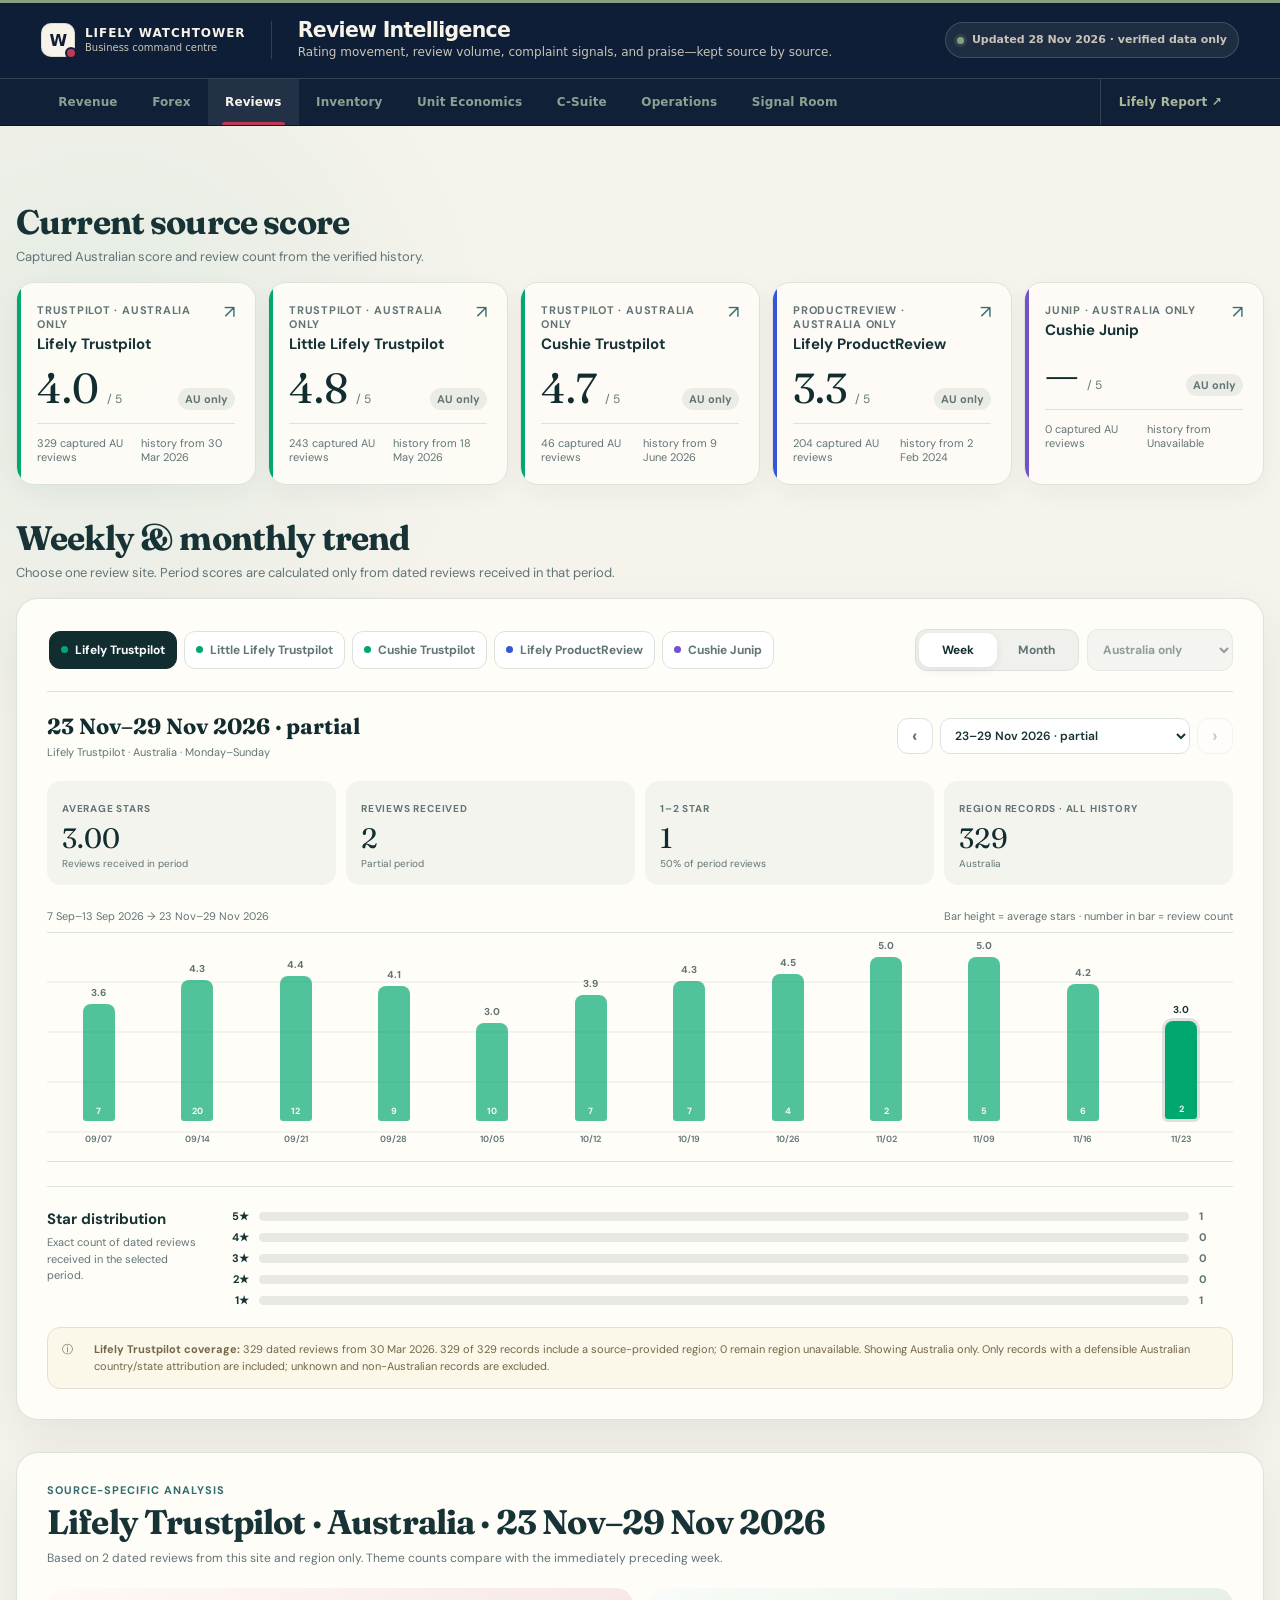
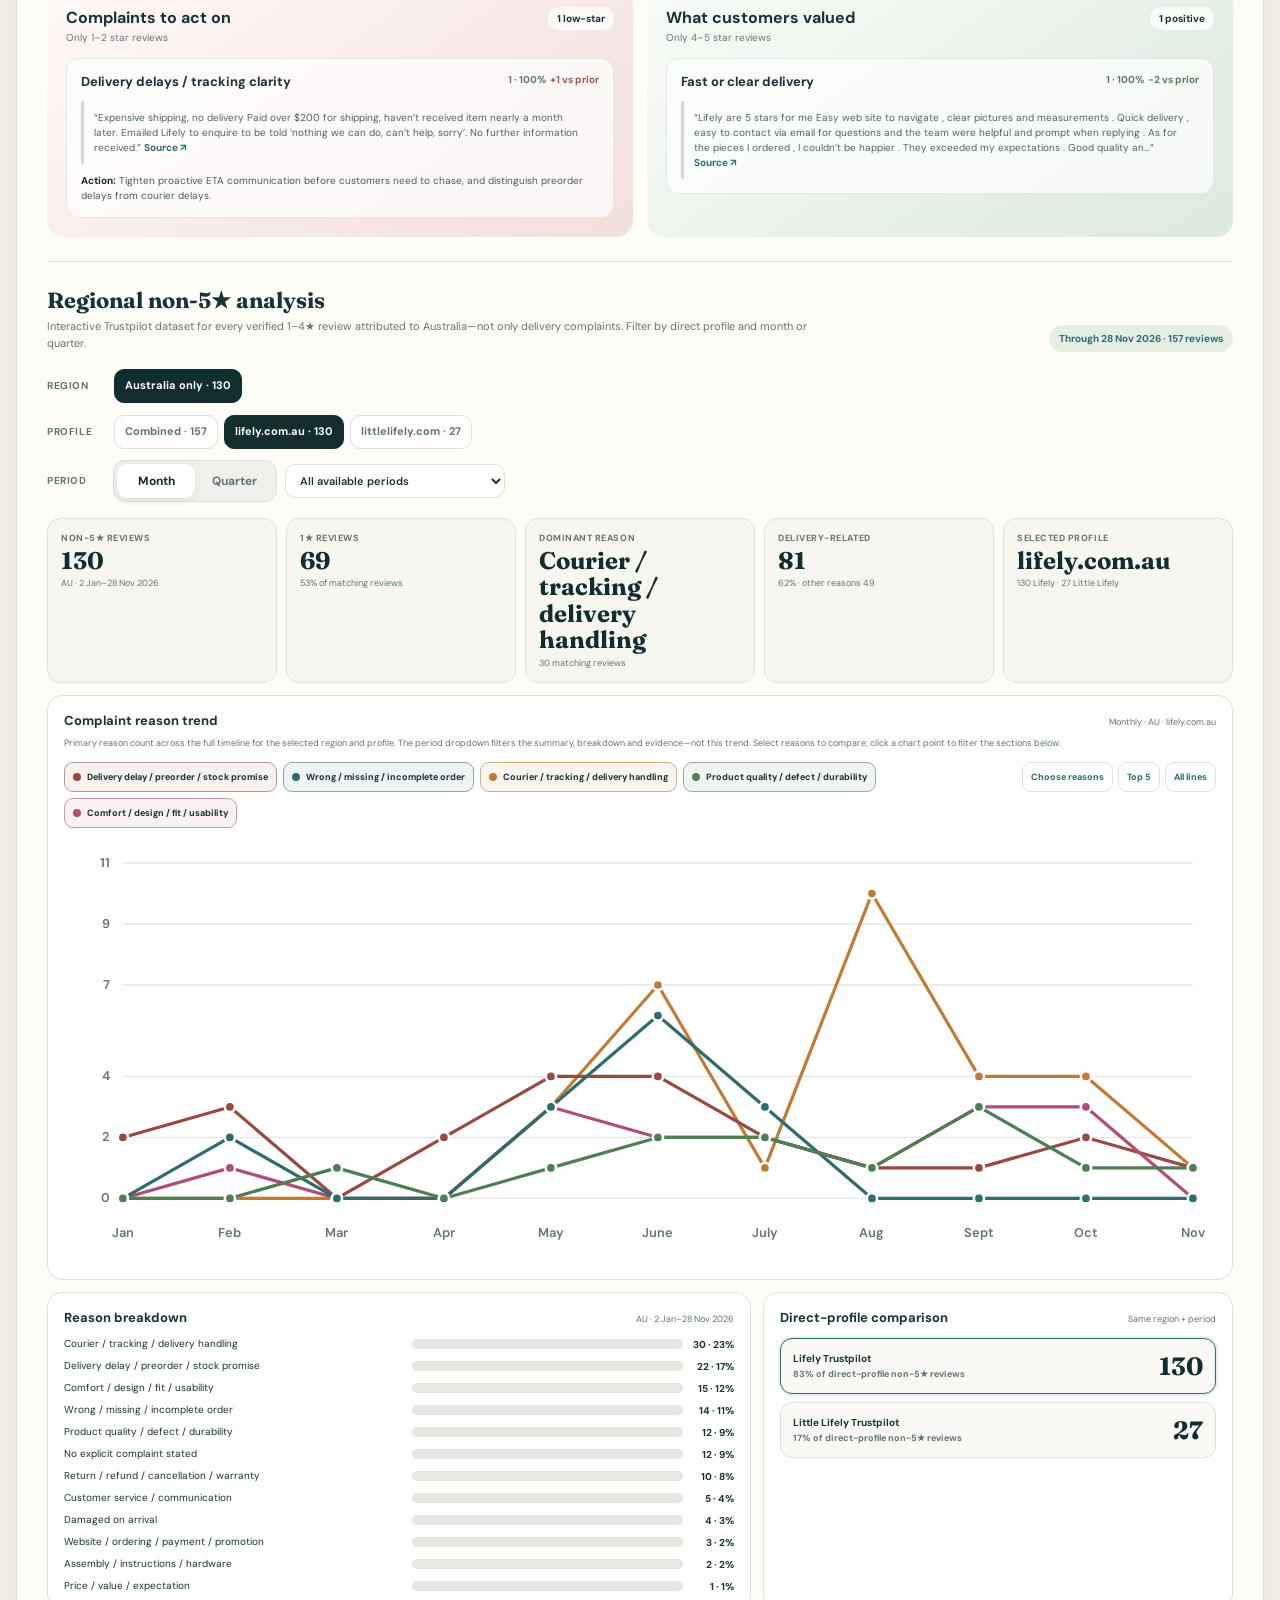
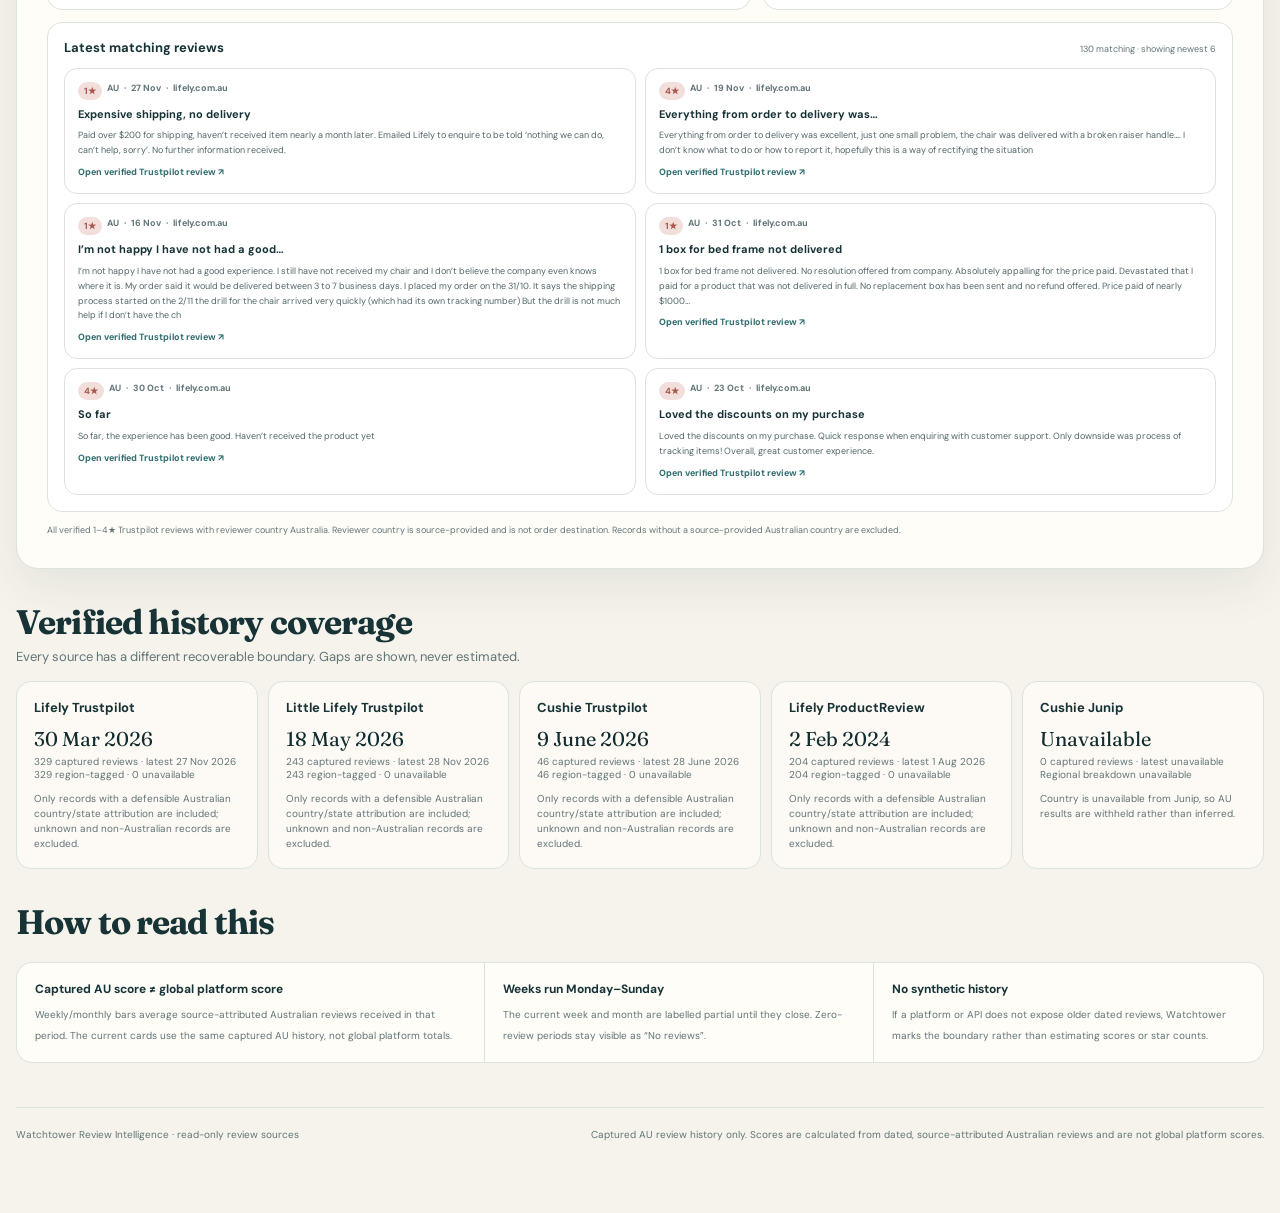
<file: public-redirect/reviews-au-public/index.html>
<!DOCTYPE html>
<html lang="en">
<head>
  <meta charset="UTF-8">
  <meta name="viewport" content="width=device-width, initial-scale=1.0">
  <meta name="theme-color" content="#122d30">
  <link rel="icon" href="data:,">
  <title>Australia Review Intelligence — Lifely Watchtower</title>
  <meta name="description" content="Australia-only review score, trend, complaint, and praise intelligence from Lifely Watchtower.">
<link rel="stylesheet" href="watchtower-shell.css">
<script src="watchtower-shell.js" defer></script>
  <link rel="preconnect" href="https://fonts.googleapis.com">
  <link rel="preconnect" href="https://fonts.gstatic.com" crossorigin>
  <link href="https://fonts.googleapis.com/css2?family=DM+Sans:wght@400;500;600;700&family=Fraunces:opsz,wght@9..144,600;9..144,700&display=swap" rel="stylesheet">
  <style>
    :root {
      --navy: #122d30;
      --navy-2: #1d4245;
      --cream: #f6f3ec;
      --paper: #fffdf8;
      --ink: #173336;
      --muted: #617476;
      --line: #dce2dc;
      --sage: #dce9df;
      --sage-strong: #567c63;
      --teal: #2e6c6e;
      --rose: #f2dfdc;
      --rose-strong: #a8564c;
      --amber: #f1e6c9;
      --shadow: 0 18px 48px rgba(18,45,48,.08);
      --radius: 22px;
    }
    * { box-sizing: border-box; }
    html { scroll-behavior: smooth; }
    body {
      margin: 0;
      color: var(--ink);
      background:
        radial-gradient(circle at 8% 8%, rgba(220,233,223,.72), transparent 26rem),
        var(--cream);
      font-family: "DM Sans", sans-serif;
      -webkit-font-smoothing: antialiased;
    }
    button, select { font: inherit; }
    button:focus-visible, select:focus-visible, a:focus-visible { outline: 3px solid rgba(46,108,110,.3); outline-offset: 2px; }
    .topbar {
      position: sticky; top: 0; z-index: 20;
      display: flex; align-items: center; justify-content: space-between; gap: 20px;
      min-height: 64px; padding: 10px clamp(18px, 4vw, 52px);
      color: #fff; background: rgba(18,45,48,.96); backdrop-filter: blur(12px);
      border-bottom: 1px solid rgba(255,255,255,.1);
    }
    .brand { display: flex; align-items: center; gap: 11px; color: #fff; text-decoration: none; font-weight: 700; }
    .brand-mark { display: grid; place-items: center; width: 34px; height: 34px; border-radius: 10px; background: var(--sage); color: var(--navy); font-family: "Fraunces", serif; font-size: 17px; }
    .nav { display: flex; gap: 6px; overflow-x: auto; scrollbar-width: none; }
    .nav a { color: rgba(255,255,255,.72); text-decoration: none; font-size: 13px; font-weight: 600; white-space: nowrap; padding: 8px 10px; border-radius: 9px; }
    .nav a:hover, .nav a.active { color: #fff; background: rgba(255,255,255,.11); }
    main { width: min(1420px, calc(100% - 32px)); margin: 0 auto; padding: 44px 0 72px; }
    .hero { display: grid; grid-template-columns: minmax(0, 1fr) auto; align-items: end; gap: 24px; margin-bottom: 30px; }
    .eyebrow { margin: 0 0 8px; color: var(--teal); font-size: 12px; font-weight: 700; letter-spacing: .13em; text-transform: uppercase; }
    h1, h2, h3 { margin-top: 0; }
    h1 { margin-bottom: 10px; color: var(--navy); font-family: "Fraunces", serif; font-size: clamp(34px, 5vw, 64px); line-height: .98; letter-spacing: -.04em; }
    .hero-copy { max-width: 720px; color: var(--muted); font-size: 16px; line-height: 1.7; margin: 0; }
    .updated { display: flex; align-items: center; gap: 9px; color: var(--muted); font-size: 12px; white-space: nowrap; }
    .pulse { width: 8px; height: 8px; border-radius: 50%; background: #42a16b; box-shadow: 0 0 0 5px rgba(66,161,107,.13); }
    .section { margin-top: 32px; }
    .section-head { display: flex; align-items: end; justify-content: space-between; gap: 18px; margin-bottom: 15px; }
    .section-head h2 { margin-bottom: 4px; font-family: "Fraunces", serif; font-size: clamp(24px, 3vw, 34px); letter-spacing: -.025em; }
    .section-head p { color: var(--muted); margin: 0; font-size: 13px; line-height: 1.5; }
    .source-grid { display: grid; grid-template-columns: repeat(5, minmax(0, 1fr)); gap: 12px; }
    .source-card { position: relative; min-height: 184px; padding: 20px; border: 1px solid var(--line); border-radius: 18px; background: rgba(255,253,248,.88); box-shadow: 0 8px 26px rgba(18,45,48,.045); overflow: hidden; }
    .source-card::before { content: ""; position: absolute; inset: 0 auto 0 0; width: 4px; background: var(--source-color); }
    .source-card-top { display: flex; justify-content: space-between; gap: 10px; }
    .platform { color: var(--muted); font-size: 11px; font-weight: 700; letter-spacing: .07em; text-transform: uppercase; }
    .source-card h3 { margin: 4px 0 14px; font-size: 15px; line-height: 1.25; }
    .source-link { color: var(--teal); text-decoration: none; font-size: 18px; line-height: 1; }
    .score-row { display: flex; align-items: baseline; gap: 8px; }
    .score { color: var(--navy); font-family: "Fraunces", serif; font-size: 42px; line-height: 1; }
    .out-of { color: var(--muted); font-size: 12px; }
    .delta { margin-left: auto; font-size: 11px; font-weight: 700; padding: 4px 7px; border-radius: 999px; background: var(--sage); color: var(--sage-strong); }
    .delta.down { background: var(--rose); color: var(--rose-strong); }
    .delta.flat { background: #ecece7; color: var(--muted); }
    .card-meta { display: flex; justify-content: space-between; gap: 12px; margin-top: 13px; padding-top: 12px; border-top: 1px solid var(--line); color: var(--muted); font-size: 11px; }
    .panel { border: 1px solid var(--line); border-radius: var(--radius); background: var(--paper); box-shadow: var(--shadow); overflow: hidden; }
    .trend-shell { padding: clamp(18px, 3vw, 30px); }
    .controls { display: grid; grid-template-columns: minmax(0, 1fr) auto; gap: 14px; align-items: center; padding-bottom: 20px; border-bottom: 1px solid var(--line); }
    .source-tabs-wrap { min-width: 0; }
    .source-tabs { display: flex; gap: 7px; overflow-x: auto; padding: 2px; scrollbar-width: thin; }
    .source-swipe-hint { display: none; margin: 5px 2px 0; color: var(--muted); font-size: 10px; font-weight: 700; }
    .trend-filters { display: flex; align-items: center; gap: 8px; }
    .region-select { min-height: 42px; max-width: 190px; border: 1px solid var(--line); border-radius: 11px; background: #fff; color: var(--ink); padding: 0 34px 0 11px; font-size: 12px; font-weight: 700; }
    .region-select:disabled { color: var(--muted); background: #f0f1ed; }
    .source-tab, .toggle-btn, .period-btn {
      border: 1px solid var(--line); background: #fff; color: var(--muted); cursor: pointer; border-radius: 11px; font-weight: 700;
    }
    .source-tab { display: flex; align-items: center; gap: 7px; min-height: 38px; padding: 8px 11px; font-size: 12px; white-space: nowrap; }
    .source-dot { width: 7px; height: 7px; border-radius: 50%; background: var(--dot); }
    .source-tab.active { color: #fff; border-color: var(--navy); background: var(--navy); }
    .toggle { display: inline-grid; grid-template-columns: 1fr 1fr; padding: 3px; border: 1px solid var(--line); border-radius: 12px; background: #f0f1ed; }
    .toggle-btn { border: 0; min-width: 78px; min-height: 34px; background: transparent; font-size: 12px; }
    .toggle-btn.active { color: var(--navy); background: #fff; box-shadow: 0 3px 10px rgba(18,45,48,.08); }
    .period-toolbar { display: flex; align-items: center; justify-content: space-between; gap: 16px; margin: 20px 0; }
    .period-title strong { display: block; color: var(--navy); font-family: "Fraunces", serif; font-size: 22px; }
    .period-title span { color: var(--muted); font-size: 11px; }
    .period-nav { display: flex; align-items: center; gap: 7px; }
    .period-btn { width: 36px; height: 36px; font-size: 18px; }
    .period-btn:disabled { opacity: .35; cursor: default; }
    .period-select { min-height: 36px; width: 250px; max-width: 42vw; border: 1px solid var(--line); border-radius: 10px; background: #fff; color: var(--ink); padding: 0 34px 0 10px; font-size: 12px; font-weight: 600; }
    .summary-grid { display: grid; grid-template-columns: repeat(4, minmax(0, 1fr)); gap: 10px; }
    .summary-stat { padding: 15px; background: #f4f4ef; border-radius: 14px; }
    .summary-stat .label { color: var(--muted); font-size: 10px; font-weight: 700; letter-spacing: .08em; text-transform: uppercase; }
    .summary-stat .value { display: block; margin-top: 4px; color: var(--navy); font-family: "Fraunces", serif; font-size: 28px; }
    .summary-stat .sub { display: block; margin-top: 2px; color: var(--muted); font-size: 10px; line-height: 1.35; }
    .trend-window { margin-top: 24px; }
    .chart-head { display: flex; justify-content: space-between; gap: 14px; align-items: center; margin-bottom: 9px; color: var(--muted); font-size: 11px; }
    .trend-bars { display: grid; grid-template-columns: repeat(12, minmax(48px, 1fr)); gap: 7px; align-items: end; height: 230px; padding: 24px 6px 4px; border-top: 1px solid var(--line); border-bottom: 1px solid var(--line); background: repeating-linear-gradient(to bottom, transparent 0, transparent 48px, rgba(220,226,220,.7) 49px, transparent 50px); overflow-x: auto; }
    .bar-cell { position: relative; display: grid; grid-template-rows: minmax(0, 1fr) 36px; align-items: end; height: 100%; border: 0; background: transparent; padding: 0; cursor: pointer; color: inherit; min-width: 46px; }
    .bar-track { display: flex; align-items: end; justify-content: center; height: 100%; }
    .bar { position: relative; width: min(32px, 72%); min-height: 2px; border-radius: 8px 8px 3px 3px; background: var(--bar-color); opacity: .68; transition: transform .18s ease, opacity .18s ease; }
    .bar-cell:hover .bar, .bar-cell.active .bar { opacity: 1; transform: translateY(-2px); }
    .bar-cell.active .bar { box-shadow: 0 0 0 3px rgba(18,45,48,.13); }
    .bar-value { position: absolute; top: -18px; left: 50%; transform: translateX(-50%); color: var(--ink); font-size: 10px; font-weight: 700; }
    .bar-count { position: absolute; left: 50%; bottom: 4px; transform: translateX(-50%); color: rgba(255,255,255,.94); font-size: 9px; font-weight: 700; }
    .bar-label { align-self: center; color: var(--muted); font-size: 9px; font-weight: 600; line-height: 1.15; text-align: center; }
    .empty-bar { align-self: end; margin-bottom: 6px; color: #a7b1ad; font-size: 9px; writing-mode: vertical-rl; transform: rotate(180deg); }
    .distribution { display: grid; grid-template-columns: 150px minmax(0, 1fr); gap: 20px; align-items: start; margin-top: 24px; padding-top: 22px; border-top: 1px solid var(--line); }
    .distribution h3 { margin-bottom: 5px; font-size: 15px; }
    .distribution p { margin: 0; color: var(--muted); font-size: 11px; line-height: 1.5; }
    .star-rows { display: grid; gap: 7px; }
    .star-row { display: grid; grid-template-columns: 32px minmax(0, 1fr) 34px; align-items: center; gap: 10px; font-size: 11px; }
    .star-label { font-weight: 700; text-align: right; }
    .star-track { height: 9px; overflow: hidden; border-radius: 999px; background: #e8e9e4; }
    .star-fill { height: 100%; min-width: 0; border-radius: inherit; background: linear-gradient(90deg, #d7b454, #e0c46c); }
    .star-count { color: var(--muted); font-weight: 700; }
    .coverage-note { display: grid; grid-template-columns: 22px minmax(0, 1fr); gap: 10px; margin-top: 20px; padding: 13px 14px; border: 1px solid #e4e0d0; border-radius: 13px; background: #fbf7e9; color: #726746; font-size: 11px; line-height: 1.55; }
    .analysis-panel { padding: clamp(18px, 3vw, 30px); }
    .analysis-kicker { margin-bottom: 4px; color: var(--teal); font-size: 11px; font-weight: 700; letter-spacing: .09em; text-transform: uppercase; }
    .analysis-title { margin-bottom: 7px; font-family: "Fraunces", serif; font-size: clamp(24px, 3vw, 34px); letter-spacing: -.025em; }
    .analysis-sub { margin: 0 0 22px; color: var(--muted); font-size: 12px; }
    .analysis-grid { display: grid; grid-template-columns: 1fr 1fr; gap: 14px; }
    .analysis-col { border-radius: 17px; padding: 19px; }
    .analysis-col.complaints { background: linear-gradient(145deg, #fff9f8, var(--rose)); }
    .analysis-col.positive { background: linear-gradient(145deg, #f9fcf8, var(--sage)); }
    .analysis-col-head { display: flex; justify-content: space-between; align-items: start; gap: 10px; margin-bottom: 14px; }
    .analysis-col h3 { margin-bottom: 3px; font-size: 16px; }
    .analysis-col-head p { color: var(--muted); font-size: 10px; margin: 0; }
    .count-pill { flex: none; border-radius: 999px; padding: 5px 9px; background: rgba(255,255,255,.75); color: var(--ink); font-size: 10px; font-weight: 700; }
    .theme-list { display: grid; gap: 10px; }
    .theme-card { padding: 14px; border: 1px solid rgba(23,51,54,.09); border-radius: 13px; background: rgba(255,255,255,.72); }
    .theme-top { display: flex; justify-content: space-between; gap: 12px; align-items: start; }
    .theme-card h4 { margin: 0; font-size: 13px; line-height: 1.35; }
    .theme-stats { flex: none; color: var(--muted); font-size: 10px; font-weight: 700; text-align: right; }
    .theme-delta { display: inline-block; margin-left: 4px; color: var(--sage-strong); }
    .theme-delta.up-bad { color: var(--rose-strong); }
    .review-quote { margin: 10px 0 0; padding: 9px 10px; border-left: 3px solid rgba(23,51,54,.17); color: #4e6364; font-size: 10px; line-height: 1.5; }
    .review-quote a { color: var(--teal); text-decoration: none; font-weight: 700; }
    .action { margin: 9px 0 0; color: #465c5d; font-size: 10px; line-height: 1.5; }
    .action strong { color: var(--navy); }
    .empty-state { padding: 24px 12px; text-align: center; color: var(--muted); font-size: 11px; line-height: 1.6; }
    .delivery-module { margin-top: 24px; padding-top: 24px; border-top: 1px solid var(--line); }
    .delivery-head { display: flex; align-items: end; justify-content: space-between; gap: 18px; margin-bottom: 16px; }
    .delivery-head h3 { margin-bottom: 4px; font-family: "Fraunces", serif; font-size: 22px; }
    .delivery-head p { max-width: 780px; margin: 0; color: var(--muted); font-size: 11px; line-height: 1.55; }
    .delivery-scope { flex: none; padding: 7px 10px; border-radius: 999px; color: var(--teal); background: rgba(220,233,223,.7); font-size: 10px; font-weight: 700; }
    .delivery-control-stack { display: grid; gap: 10px; }
    .delivery-control-row { display: flex; align-items: center; gap: 8px; min-width: 0; }
    .delivery-control-label { width: 58px; flex: none; color: var(--muted); font-size: 10px; font-weight: 700; letter-spacing: .06em; text-transform: uppercase; }
    .delivery-pills { display: flex; gap: 6px; min-width: 0; overflow-x: auto; scrollbar-width: thin; padding: 1px; }
    .delivery-pill { min-height: 34px; display: inline-flex; align-items: center; padding: 7px 10px; border: 1px solid var(--line); border-radius: 10px; color: var(--muted); background: #fff; cursor: pointer; font-size: 11px; font-weight: 700; line-height: 1; white-space: nowrap; }
    .delivery-pill.active { color: #fff; border-color: var(--navy); background: var(--navy); }
    .delivery-pill:disabled { cursor: default; opacity: 1; }
    .delivery-time-controls { display: grid; grid-template-columns: auto minmax(150px, 220px); align-items: center; gap: 8px; }
    .delivery-period-select { min-height: 34px; border: 1px solid var(--line); border-radius: 10px; color: var(--ink); background: #fff; padding: 0 30px 0 10px; font-size: 11px; font-weight: 600; }
    .delivery-summary { display: grid; grid-template-columns: repeat(5, minmax(0, 1fr)); gap: 9px; margin-top: 16px; }
    .delivery-stat { min-width: 0; padding: 13px; border: 1px solid var(--line); border-radius: 13px; background: #f7f6f1; }
    .delivery-stat span { display: block; color: var(--muted); font-size: 9px; font-weight: 700; letter-spacing: .06em; text-transform: uppercase; }
    .delivery-stat strong { display: block; margin-top: 4px; color: var(--navy); font-family: "Fraunces", serif; font-size: 24px; line-height: 1.1; overflow-wrap: anywhere; }
    .delivery-stat small { display: block; margin-top: 3px; color: var(--muted); font-size: 9px; line-height: 1.35; }
    .delivery-data-grid { display: grid; grid-template-columns: minmax(0, 1.2fr) minmax(280px, .8fr); gap: 12px; margin-top: 12px; }
    .delivery-box { padding: 16px; border: 1px solid var(--line); border-radius: 15px; background: #fff; }
    .delivery-box-head { display: flex; justify-content: space-between; align-items: baseline; gap: 12px; margin-bottom: 12px; }
    .delivery-box-head h4 { margin: 0; font-size: 13px; }
    .delivery-box-head span { color: var(--muted); font-size: 9px; }
    .reason-trend-box { margin-top: 12px; }
    .reason-trend-intro { margin: -4px 0 12px; color: var(--muted); font-size: 9px; line-height: 1.5; }
    .reason-trend-legend { display: flex; align-items: start; gap: 8px; margin-bottom: 12px; }
    .reason-trend-chips { display: flex; flex: 1; flex-wrap: wrap; gap: 6px; min-width: 0; }
    .reason-trend-chip { display: inline-flex; align-items: center; gap: 6px; min-height: 30px; padding: 6px 8px; border: 1px solid var(--line); border-radius: 9px; color: var(--muted); background: #fff; cursor: pointer; font-size: 9px; font-weight: 700; line-height: 1.2; text-align: left; }
    .reason-trend-chip::before { content: ""; width: 8px; height: 8px; flex: none; border-radius: 50%; background: var(--reason-color); opacity: .25; }
    .reason-trend-chip.active { color: var(--ink); border-color: color-mix(in srgb, var(--reason-color) 48%, var(--line)); background: color-mix(in srgb, var(--reason-color) 8%, #fff); }
    .reason-trend-chip.active::before { opacity: 1; }
    .reason-trend-actions { display: flex; gap: 5px; margin-left: auto; }
    .reason-trend-action { min-height: 30px; padding: 5px 8px; border: 1px solid var(--line); border-radius: 9px; color: var(--teal); background: #fff; cursor: pointer; font-size: 9px; font-weight: 700; }
    .reason-trend-scroll { position: relative; width: 100%; overflow-x: auto; overscroll-behavior-inline: contain; }
    .reason-trend-swipe { display: none; margin: -4px 0 7px; color: var(--teal); font-size: 9px; font-weight: 700; text-align: right; }
    .reason-trend-tooltip { position: absolute; z-index: 5; min-width: 148px; max-width: 230px; padding: 9px 11px; border: 1px solid rgba(255,255,255,.16); border-radius: 10px; color: #fff; background: rgba(18,45,48,.97); box-shadow: 0 10px 28px rgba(18,45,48,.24); pointer-events: none; transform: translate(-50%, calc(-100% - 10px)); }
    .reason-trend-tooltip[hidden] { display: none; }
    .reason-trend-tooltip[data-side="below"] { transform: translate(-50%, 10px); }
    .reason-trend-tooltip::after { content: ""; position: absolute; left: 50%; bottom: -5px; width: 9px; height: 9px; background: rgba(18,45,48,.97); transform: translateX(-50%) rotate(45deg); }
    .reason-trend-tooltip[data-side="below"]::after { top: -5px; bottom: auto; }
    .reason-trend-tooltip strong, .reason-trend-tooltip span, .reason-trend-tooltip b { display: block; }
    .reason-trend-tooltip strong { font-size: 10px; line-height: 1.35; }
    .reason-trend-tooltip span { margin-top: 3px; color: rgba(255,255,255,.7); font-size: 9px; }
    .reason-trend-tooltip b { margin-top: 5px; color: #dce9df; font-family: "Fraunces", serif; font-size: 17px; line-height: 1; }
    .reason-trend-chart { display: block; width: 100%; min-width: 620px; height: auto; }
    .reason-trend-grid { stroke: #e4e7e2; stroke-width: 1; }
    .reason-trend-axis { fill: var(--muted); font-family: "DM Sans", sans-serif; font-size: 10px; font-weight: 600; }
    .reason-trend-line { fill: none; stroke-width: 2.5; stroke-linejoin: round; stroke-linecap: round; }
    .reason-trend-point { cursor: pointer; stroke: #fff; stroke-width: 2; }
    .reason-trend-focus { fill: rgba(220,233,223,.42); }
    .reason-trend-empty { padding: 42px 12px; color: var(--muted); font-size: 10px; text-align: center; }
    .sr-only { position: absolute; width: 1px; height: 1px; padding: 0; margin: -1px; overflow: hidden; clip: rect(0,0,0,0); white-space: nowrap; border: 0; }
    .complaint-type-list { display: grid; gap: 9px; }
    .complaint-type-row { display: grid; grid-template-columns: minmax(130px, 1.25fr) minmax(90px, 1fr) 42px; align-items: center; gap: 9px; }
    .complaint-type-label { color: var(--ink); font-size: 10px; line-height: 1.25; }
    .complaint-type-track { height: 10px; border-radius: 999px; background: #e6e7e1; overflow: hidden; }
    .complaint-type-fill { height: 100%; border-radius: inherit; background: linear-gradient(90deg, #984a42, #cf7469); }
    .complaint-type-count { color: var(--ink); font-size: 10px; font-weight: 700; text-align: right; }
    .profile-compare { display: grid; gap: 8px; }
    .profile-box { width: 100%; display: grid; grid-template-columns: minmax(0, 1fr) 48px; align-items: center; gap: 10px; padding: 12px; border: 1px solid var(--line); border-radius: 12px; color: var(--ink); background: #faf9f5; cursor: pointer; text-align: left; }
    .profile-box.active { border-color: var(--teal); box-shadow: 0 0 0 2px rgba(46,108,110,.1); }
    .profile-box span { display: block; min-width: 0; font-size: 10px; font-weight: 700; overflow-wrap: anywhere; }
    .profile-box small { display: block; margin-top: 3px; color: var(--muted); font-size: 9px; }
    .profile-box strong { color: var(--navy); font-family: "Fraunces", serif; font-size: 25px; text-align: right; }
    .delivery-evidence { margin-top: 12px; }
    .delivery-cases { display: grid; grid-template-columns: repeat(2, minmax(0, 1fr)); gap: 9px; }
    .delivery-case { padding: 13px; border: 1px solid var(--line); border-radius: 13px; background: #fff; }
    .delivery-case-meta { display: flex; flex-wrap: wrap; gap: 5px; margin-bottom: 7px; color: var(--muted); font-size: 9px; font-weight: 700; }
    .delivery-case-badge { padding: 3px 6px; border-radius: 999px; background: var(--rose); color: var(--rose-strong); }
    .delivery-case h5 { margin: 0; font-size: 11px; line-height: 1.35; }
    .delivery-case p { margin: 7px 0 0; color: #526667; font-size: 9px; line-height: 1.65; }
    .delivery-case a { display: inline-block; margin-top: 8px; color: var(--teal); text-decoration: none; font-size: 9px; font-weight: 700; }
    .delivery-method { margin: 12px 0 0; color: var(--muted); font-size: 9px; line-height: 1.55; }
    .coverage-grid { display: grid; grid-template-columns: repeat(5, minmax(0, 1fr)); gap: 10px; }
    .coverage-card { padding: 17px; border: 1px solid var(--line); border-radius: 15px; background: rgba(255,253,248,.8); }
    .coverage-card h3 { margin-bottom: 10px; font-size: 13px; }
    .coverage-date { display: block; color: var(--navy); font-family: "Fraunces", serif; font-size: 20px; }
    .coverage-meta { display: block; margin: 4px 0 10px; color: var(--muted); font-size: 10px; }
    .coverage-limit { margin: 0; color: var(--muted); font-size: 10px; line-height: 1.5; }
    .method { display: grid; grid-template-columns: 1.2fr 1fr 1fr; gap: 1px; border: 1px solid var(--line); border-radius: 16px; overflow: hidden; background: var(--line); }
    .method-item { padding: 18px; background: var(--paper); }
    .method-item strong { display: block; margin-bottom: 5px; font-size: 12px; }
    .method-item span { color: var(--muted); font-size: 10px; line-height: 1.55; }
    .error { padding: 22px; border: 1px solid #dca9a2; border-radius: 16px; background: #fff1ef; color: #78352e; }
    footer { margin-top: 44px; padding-top: 20px; border-top: 1px solid var(--line); display: flex; justify-content: space-between; gap: 20px; color: var(--muted); font-size: 10px; }
    @media (max-width: 1120px) {
      .source-grid, .coverage-grid { grid-template-columns: repeat(3, minmax(0, 1fr)); }
      .trend-bars { grid-template-columns: repeat(12, minmax(54px, 1fr)); }
    }
    @media (max-width: 820px) {
      .nav { display: none; }
      main { width: min(100% - 22px, 1420px); padding-top: 26px; }
      .hero { grid-template-columns: 1fr; }
      .updated { justify-self: start; }
      .source-grid, .coverage-grid { grid-template-columns: repeat(2, minmax(0, 1fr)); }
      .controls { grid-template-columns: 1fr; }
      .source-tabs { scrollbar-width: auto; padding-right: 28px; mask-image: linear-gradient(to right, #000 0, #000 calc(100% - 24px), transparent 100%); }
      .source-swipe-hint { display: block; }
      .trend-filters { justify-self: start; flex-wrap: wrap; }
      .toggle { justify-self: start; }
      .summary-grid { grid-template-columns: repeat(2, minmax(0, 1fr)); }
      .analysis-grid { grid-template-columns: 1fr; }
      .delivery-data-grid { grid-template-columns: 1fr; }
      .method { grid-template-columns: 1fr; }
      .distribution { grid-template-columns: 1fr; }
    }
    @media (max-width: 520px) {
      .source-grid, .coverage-grid { grid-template-columns: 1fr; }
      .source-link { font-size: 24px; min-width: 36px; min-height: 36px; text-align: center; }
      .period-toolbar { align-items: start; flex-direction: column; }
      .period-nav { width: 100%; }
      .period-btn { width: 44px; height: 44px; }
      .period-select { flex: 1; width: auto; max-width: none; min-width: 0; min-height: 44px; }
      .trend-filters { width: 100%; }
      .toggle { flex: 1; }
      .region-select { flex: 1; min-width: 0; min-height: 44px; }
      .summary-grid { grid-template-columns: 1fr 1fr; }
      .summary-stat { padding: 12px; }
      .summary-stat .label, .summary-stat .sub { font-size: 11px; }
      .summary-stat .value { font-size: 23px; }
      .trend-bars { height: 220px; grid-template-columns: repeat(12, 58px); }
      .bar-value, .bar-count, .bar-label { font-size: 11px; }
      .star-row { grid-template-columns: 38px minmax(0, 1fr) 38px; font-size: 12px; }
      .theme-card h4 { font-size: 14px; }
      .review-quote, .action, .coverage-limit, .method-item span { font-size: 12px; line-height: 1.65; }
      .coverage-note, .coverage-meta, .analysis-col-head p { font-size: 12px; }
      .analysis-title { line-height: 1.18; }
      .delivery-head { align-items: start; flex-direction: column; }
      .delivery-control-row { align-items: start; flex-direction: column; }
      .delivery-control-label { width: auto; }
      .delivery-pills { width: 100%; }
      .delivery-time-controls { width: 100%; grid-template-columns: 1fr; }
      .delivery-summary { grid-template-columns: 1fr; }
      .delivery-cases { grid-template-columns: 1fr; }
      .complaint-type-row { grid-template-columns: minmax(115px, 1.2fr) minmax(70px, 1fr) 34px; }
      .reason-trend-legend { display: grid; gap: 8px; }
      .reason-trend-chips { flex-wrap: nowrap; overflow-x: auto; padding-bottom: 4px; scrollbar-width: thin; }
      .reason-trend-chip { flex: none; white-space: nowrap; }
      .reason-trend-actions { order: -1; width: 100%; margin-left: 0; }
      .reason-trend-action { flex: 1; }
      .reason-trend-swipe { display: block; }
      .reason-trend-line { stroke-width: 3.5; }
      .delivery-case h5 { font-size: 13px; }
      .delivery-case p, .delivery-case a, .delivery-method { font-size: 11px; }
      footer { flex-direction: column; }
    }
    @media (prefers-reduced-motion: reduce) { html { scroll-behavior: auto; } * { transition: none !important; } }
  </style>
</head>
<body>
  <header class="wt-header">
    <div class="wt-header__top">
      <div class="wt-header__main">
        <a class="wt-brand-lockup" href="./" aria-label="Lifely Watchtower home"><span class="wt-brand-mark" aria-hidden="true">W</span><span class="wt-brand-copy"><span class="wt-brand-name">Lifely Watchtower</span><span class="wt-brand-context">Business command centre</span></span></a>
        <span class="wt-header__divider" aria-hidden="true"></span>
        <div class="wt-page-identity"><h1 class="wt-page-title">Review Intelligence</h1><p class="wt-page-subtitle">Rating movement, review volume, complaint signals, and praise—kept source by source.</p></div>
      </div>
      <div class="wt-header__aside"><div class="wt-status"><span id="lastUpdated">Loading verified review data…</span></div></div>
    </div>
    <nav class="wt-nav" aria-label="Watchtower dashboards"><div class="wt-nav__inner">
      <a href="https://lifely-report.onrender.com/launch/watchtower?path=%2Fheatmap%2F" class="wt-nav-link">Revenue</a><a href="https://lifely-report.onrender.com/launch/watchtower?path=%2Fheatmap%2Fforex.html" class="wt-nav-link">Forex</a><a href="./" class="wt-nav-link" aria-current="page">Reviews</a><a href="https://lifely-report.onrender.com/launch/watchtower?path=%2Fheatmap%2Finventory.html" class="wt-nav-link">Inventory</a><a href="https://lifely-report.onrender.com/launch/watchtower?path=%2Fheatmap%2Funit-economics.html" class="wt-nav-link">Unit Economics</a><a href="https://lifely-report.onrender.com/launch/watchtower?path=%2Fheatmap%2Fc-suite-kpi.html" class="wt-nav-link">C-Suite</a><a href="https://lifely-report.onrender.com/launch/watchtower?path=%2Fheatmap%2Foperations-kpi.html" class="wt-nav-link">Operations</a><a href="https://lifely-report.onrender.com/launch/watchtower?path=%2Fsignal-room%2F" class="wt-nav-link">Signal Room</a><a href="https://lifely-report.onrender.com" target="_blank" rel="noopener noreferrer" class="wt-nav-link wt-nav-link--external">Lifely Report ↗</a>
    </div></nav>
  </header>
  <main>
    <div id="app">
      <div class="panel error" hidden id="errorState">Review data could not be loaded. The page has not substituted estimated values.</div>

      <section class="section" aria-labelledby="current-title">
        <div class="section-head">
          <div><h2 id="current-title">Current source score</h2><p>Captured Australian score and review count from the verified history.</p></div>
        </div>
        <div class="source-grid" id="sourceGrid"></div>
      </section>

      <section class="section" aria-labelledby="trend-title">
        <div class="section-head">
          <div><h2 id="trend-title">Weekly &amp; monthly trend</h2><p>Choose one review site. Period scores are calculated only from dated reviews received in that period.</p></div>
        </div>
        <div class="panel trend-shell">
          <div class="controls">
            <div class="source-tabs-wrap"><div class="source-tabs" id="sourceTabs" role="tablist" aria-label="Review source"></div><span class="source-swipe-hint">Swipe to view all five sources →</span></div>
            <div class="trend-filters">
              <div class="toggle" aria-label="Trend cadence">
                <button class="toggle-btn active" type="button" data-cadence="weekly">Week</button>
                <button class="toggle-btn" type="button" data-cadence="monthly">Month</button>
              </div>
              <select class="region-select" id="regionSelect" aria-label="Review region" disabled><option value="AU">Australia only</option></select>
            </div>
          </div>
          <div class="period-toolbar">
            <div class="period-title"><strong id="selectedPeriodLabel">—</strong><span id="selectedSourceLabel">—</span></div>
            <div class="period-nav">
              <button class="period-btn" type="button" id="periodPrev" aria-label="Previous period">‹</button>
              <select class="period-select" id="periodSelect" aria-label="Select review period"></select>
              <button class="period-btn" type="button" id="periodNext" aria-label="Next period">›</button>
            </div>
          </div>
          <div class="summary-grid" id="periodSummary"></div>
          <div class="trend-window">
            <div class="chart-head"><span id="chartRange">12-period window</span><span>Bar height = average stars · number in bar = review count</span></div>
            <div class="trend-bars" id="trendBars" aria-label="Review score trend chart"></div>
          </div>
          <div class="distribution">
            <div><h3>Star distribution</h3><p>Exact count of dated reviews received in the selected period.</p></div>
            <div class="star-rows" id="starRows"></div>
          </div>
          <div class="coverage-note" id="coverageNote"><span>ⓘ</span><span>Loading coverage…</span></div>
        </div>
      </section>

      <section class="section" aria-labelledby="analysisTitle">
        <div class="panel analysis-panel">
          <div class="analysis-kicker">Source-specific analysis</div>
          <h2 class="analysis-title" id="analysisTitle">Complaint and positive themes</h2>
          <p class="analysis-sub" id="analysisSub">Themes are grouped from real review text in the selected source and period.</p>
          <div class="analysis-grid">
            <div class="analysis-col complaints">
              <div class="analysis-col-head"><div><h3>Complaints to act on</h3><p>Only 1–2 star reviews</p></div><span class="count-pill" id="complaintCount">0 low-star</span></div>
              <div class="theme-list" id="complaintThemes"></div>
            </div>
            <div class="analysis-col positive">
              <div class="analysis-col-head"><div><h3>What customers valued</h3><p>Only 4–5 star reviews</p></div><span class="count-pill" id="positiveCount">0 positive</span></div>
              <div class="theme-list" id="positiveThemes"></div>
            </div>
          </div>
          <div class="delivery-module" id="deliveryModule" hidden>
            <div class="delivery-head">
              <div><h3>Regional non-5★ analysis</h3><p>Interactive Trustpilot dataset for every verified 1–4★ review attributed to Australia—not only delivery complaints. Filter by direct profile and month or quarter.</p></div>
              <span class="delivery-scope" id="deliveryScope">Jan–Jul 2026</span>
            </div>
            <div class="delivery-control-stack">
              <div class="delivery-control-row"><span class="delivery-control-label">Region</span><div class="delivery-pills" id="deliveryRegions"></div></div>
              <div class="delivery-control-row"><span class="delivery-control-label">Profile</span><div class="delivery-pills" id="deliveryProfiles"></div></div>
              <div class="delivery-control-row"><span class="delivery-control-label">Period</span><div class="delivery-time-controls"><div class="toggle" aria-label="Non-5-star review cadence"><button class="toggle-btn active" type="button" data-delivery-cadence="monthly">Month</button><button class="toggle-btn" type="button" data-delivery-cadence="quarterly">Quarter</button></div><select class="delivery-period-select" id="deliveryPeriod" aria-label="Select non-5-star review period"></select></div></div>
            </div>
            <div class="delivery-summary" id="deliverySummary"></div>
            <div class="delivery-box reason-trend-box">
              <div class="delivery-box-head"><h4>Complaint reason trend</h4><span id="deliveryTrendContext"></span></div>
              <p class="reason-trend-intro">Primary reason count across the full timeline for the selected region and profile. The period dropdown filters the summary, breakdown and evidence—not this trend. Select reasons to compare; click a chart point to filter the sections below.</p>
              <div class="reason-trend-legend" id="deliveryTrendLegend"></div>
              <div class="reason-trend-swipe">Swipe chart to see the full timeline →</div>
              <div class="reason-trend-scroll" id="deliveryTrendChart"></div>
              <div class="sr-only" id="deliveryTrendTable" aria-live="polite"></div>
            </div>
            <div class="delivery-data-grid">
              <div class="delivery-box"><div class="delivery-box-head"><h4>Reason breakdown</h4><span id="deliveryTypeContext"></span></div><div class="complaint-type-list" id="deliveryTypes"></div></div>
              <div class="delivery-box"><div class="delivery-box-head"><h4>Direct-profile comparison</h4><span>Same region + period</span></div><div class="profile-compare" id="deliveryProfileCompare"></div></div>
            </div>
            <div class="delivery-box delivery-evidence"><div class="delivery-box-head"><h4>Latest matching reviews</h4><span id="deliveryEvidenceCount"></span></div><div class="delivery-cases" id="deliveryCases"></div></div>
            <p class="delivery-method" id="deliveryMethod"></p>
          </div>
        </div>
      </section>

      <section class="section" aria-labelledby="coverage-title">
        <div class="section-head"><div><h2 id="coverage-title">Verified history coverage</h2><p>Every source has a different recoverable boundary. Gaps are shown, never estimated.</p></div></div>
        <div class="coverage-grid" id="coverageGrid"></div>
      </section>

      <section class="section" aria-labelledby="method-title">
        <div class="section-head"><div><h2 id="method-title">How to read this</h2></div></div>
        <div class="method">
          <div class="method-item"><strong>Captured AU score ≠ global platform score</strong><span>Weekly/monthly bars average source-attributed Australian reviews received in that period. The current cards use the same captured AU history, not global platform totals.</span></div>
          <div class="method-item"><strong>Weeks run Monday–Sunday</strong><span>The current week and month are labelled partial until they close. Zero-review periods stay visible as “No reviews”.</span></div>
          <div class="method-item"><strong>No synthetic history</strong><span>If a platform or API does not expose older dated reviews, Watchtower marks the boundary rather than estimating scores or star counts.</span></div>
        </div>
      </section>
    </div>

    <footer><span>Watchtower Review Intelligence · read-only review sources</span><span id="methodFooter">Verified source data only</span></footer>
  </main>
<script>
(() => {
  const state = { data: null, sourceKey: null, cadence: 'weekly', regionKey: 'AU', periodKey: null, deliveryData: null, deliveryRegion: 'AU', deliveryProfile: 'lifely.com.au', deliveryCadence: 'monthly', deliveryPeriod: 'ALL', deliveryTrendReasons: null, deliveryTrendLegendExpanded: false };
  const $ = (id) => document.getElementById(id);
  const esc = (value) => String(value ?? '').replace(/[&<>'"]/g, char => ({'&':'&amp;','<':'&lt;','>':'&gt;',"'":'&#39;','"':'&quot;'}[char]));
  const fmtNum = (value) => value == null ? '—' : new Intl.NumberFormat('en-AU').format(value);
  const fmtDate = (value, opts = {}) => {
    if (!value) return 'Unavailable';
    const date = new Date(value);
    if (Number.isNaN(date.getTime())) return value;
    return new Intl.DateTimeFormat('en-AU', { day: 'numeric', month: 'short', year: opts.short ? undefined : 'numeric', timeZone: 'UTC' }).format(date);
  };
  const trend = () => state.data.period_trends.find(item => item.key === state.sourceKey);
  const activeSeries = () => trend()?.regions?.find(item => item.key === 'AU');
  const activeRegionLabel = () => 'Australia';
  const periods = () => (activeSeries()?.[state.cadence] || []);
  const selectedIndex = () => Math.max(0, periods().findIndex(item => item.key === state.periodKey));
  const selectedPeriod = () => periods().find(item => item.key === state.periodKey) || periods().at(-1);
  const sourceCard = () => state.data.sources.find(item => item.key === state.sourceKey);
  const deltaLabel = (value) => value == null ? 'No prior' : value > 0 ? `+${value.toFixed(1)}` : value < 0 ? value.toFixed(1) : 'No change';
  const shortPeriodLabel = (period) => state.cadence === 'monthly' ? period.label.split(' ')[0] + ' ’' + period.key.slice(2,4) : period.start.slice(5).replace('-', '/');
  const deliverySources = { trustpilot_lifely: 'lifely.com.au', trustpilot_littlelifely: 'littlelifely.com' };
  const deliveryMonthLabel = (value) => new Intl.DateTimeFormat('en-AU', { month: 'short', year: 'numeric', timeZone: 'UTC' }).format(new Date(`${value}-01T00:00:00Z`));
  const deliveryReasonColors = ['#984a42','#2e6c6e','#c17b34','#6d5aa8','#4f7e54','#b04e79','#397a9e','#8b6b3f','#6f7772','#a66022','#3f668d','#7d4e73','#495a93'];

  function renderSourceCards() {
    $('sourceGrid').innerHTML = state.data.sources.map(source => {
      const deltaClass = source.score_delta < 0 ? 'down' : source.score_delta > 0 ? '' : 'flat';
      const historyStart = source.history_first_review_at ? fmtDate(source.history_first_review_at) : 'Unavailable';
      return `<article class="source-card" style="--source-color:${esc(source.color)}">
        <div class="source-card-top"><div><div class="platform">${esc(source.platform)} · Australia only</div><h3>${esc(source.label)}</h3></div><a class="source-link" href="${esc(source.url)}" target="_blank" rel="noopener" aria-label="Open ${esc(source.label)}">↗</a></div>
        <div class="score-row"><span class="score">${source.score == null ? '—' : Number(source.score).toFixed(1)}</span><span class="out-of">/ 5</span><span class="delta flat" title="Captured Australian review history only">AU only</span></div>
        <div class="card-meta"><span>${fmtNum(source.total_reviews)} captured AU reviews</span><span>history from ${esc(historyStart)}</span></div>
      </article>`;
    }).join('');
  }

  function renderTabs() {
    $('sourceTabs').innerHTML = state.data.period_trends.map(source => {
      const card = state.data.sources.find(item => item.key === source.key);
      return `<button type="button" class="source-tab ${source.key === state.sourceKey ? 'active' : ''}" role="tab" aria-selected="${source.key === state.sourceKey}" data-source="${esc(source.key)}"><span class="source-dot" style="--dot:${esc(card?.color || '#2e6c6e')}"></span>${esc(source.label)}</button>`;
    }).join('');
    $('sourceTabs').querySelectorAll('[data-source]').forEach(button => button.addEventListener('click', () => {
      state.sourceKey = button.dataset.source;
      state.regionKey = 'AU';
      state.periodKey = periods().at(-1)?.key || null;
      if (deliverySources[state.sourceKey]) state.deliveryProfile = deliverySources[state.sourceKey];
      renderAllDynamic();
    }));
  }

  function renderRegionControl() {
    state.regionKey = 'AU';
    const select = $('regionSelect');
    select.innerHTML = '<option value="AU">Australia only</option>';
    select.value = 'AU';
    select.disabled = true;
  }

  function periodOptionLabel(period) {
    if (state.cadence === 'monthly') return period.label;
    const start = new Date(period.start + 'T00:00:00Z');
    const end = new Date(period.end + 'T00:00:00Z');
    const day = value => value.getUTCDate();
    const month = value => value.toLocaleString('en-AU', { month: 'short', timeZone: 'UTC' });
    return start.getUTCMonth() === end.getUTCMonth()
      ? `${day(start)}–${day(end)} ${month(end)} ${end.getUTCFullYear()}`
      : `${day(start)} ${month(start)}–${day(end)} ${month(end)} ${end.getUTCFullYear()}`;
  }

  function renderPeriodControls() {
    const rows = periods();
    if (!rows.length) return;
    if (!rows.some(item => item.key === state.periodKey)) state.periodKey = rows.at(-1).key;
    const current = selectedPeriod();
    const idx = selectedIndex();
    $('selectedPeriodLabel').textContent = current.label + (current.is_partial ? ' · partial' : '');
    $('selectedSourceLabel').textContent = `${trend().label} · ${activeRegionLabel()} · ${state.cadence === 'weekly' ? 'Monday–Sunday' : 'calendar month'}`;
    $('periodSelect').innerHTML = rows.slice().reverse().map(period => `<option value="${esc(period.key)}" ${period.key === state.periodKey ? 'selected' : ''}>${esc(periodOptionLabel(period))}${period.is_partial ? ' · partial' : ''}${period.review_count === 0 ? ' · 0 reviews' : ''}</option>`).join('');
    $('periodPrev').disabled = idx <= 0;
    $('periodNext').disabled = idx >= rows.length - 1;
  }

  function renderSummary() {
    const period = selectedPeriod();
    const source = sourceCard();
    const average = period.average_score == null ? '—' : period.average_score.toFixed(2);
    const historyRecords = state.regionKey === 'all' ? source.history_records : (activeSeries()?.records || 0);
    $('periodSummary').innerHTML = [
      ['Average stars', average, period.review_count ? 'Reviews received in period' : 'No dated reviews in period'],
      ['Reviews received', fmtNum(period.review_count), period.is_partial ? 'Partial period' : 'Closed period'],
      ['1–2 star', fmtNum(period.low_star_count), period.review_count ? `${Math.round(period.low_star_count / period.review_count * 100)}% of period reviews` : 'No denominator'],
      [state.regionKey === 'all' ? 'Captured history' : 'Region records · all history', fmtNum(historyRecords), state.regionKey === 'all' ? (source.history_first_review_at ? `From ${fmtDate(source.history_first_review_at)}` : 'Start unavailable') : activeRegionLabel()],
    ].map(([label, value, sub]) => `<div class="summary-stat"><span class="label">${esc(label)}</span><span class="value">${esc(value)}</span><span class="sub">${esc(sub)}</span></div>`).join('');
  }

  function renderChart() {
    const rows = periods();
    const idx = selectedIndex();
    const start = Math.max(0, idx - 11);
    const windowRows = rows.slice(start, idx + 1);
    const color = sourceCard()?.color || '#2e6c6e';
    $('chartRange').textContent = windowRows.length ? `${windowRows[0].label} → ${windowRows.at(-1).label}` : 'No verified periods';
    $('trendBars').innerHTML = windowRows.map(period => {
      const active = period.key === state.periodKey ? 'active' : '';
      if (period.average_score == null) {
        return `<button class="bar-cell ${active}" type="button" data-period="${esc(period.key)}" aria-label="${esc(period.label)}: no reviews"><span class="bar-track"><span class="empty-bar">No reviews</span></span><span class="bar-label">${esc(shortPeriodLabel(period))}</span></button>`;
      }
      const height = Math.max(8, period.average_score / 5 * 100);
      return `<button class="bar-cell ${active}" type="button" data-period="${esc(period.key)}" aria-label="${esc(period.label)}: ${period.average_score.toFixed(2)} stars from ${period.review_count} reviews"><span class="bar-track"><span class="bar" style="height:${height}%;--bar-color:${esc(color)}"><span class="bar-value">${period.average_score.toFixed(1)}</span><span class="bar-count">${period.review_count}</span></span></span><span class="bar-label">${esc(shortPeriodLabel(period))}</span></button>`;
    }).join('');
    $('trendBars').querySelectorAll('[data-period]').forEach(button => button.addEventListener('click', () => { state.periodKey = button.dataset.period; renderAllDynamic(false); }));
  }

  function renderDistribution() {
    const period = selectedPeriod();
    const max = Math.max(1, ...Object.values(period.stars));
    $('starRows').innerHTML = [5,4,3,2,1].map(star => {
      const count = period.stars[String(star)] || 0;
      const width = count ? Math.max(2, count / max * 100) : 0;
      return `<div class="star-row"><span class="star-label">${star}★</span><span class="star-track"><span class="star-fill" style="width:${width}%"></span></span><span class="star-count">${fmtNum(count)}</span></div>`;
    }).join('');
  }

  function renderCoverageNote() {
    const source = sourceCard();
    const first = source.history_first_review_at ? fmtDate(source.history_first_review_at) : 'unavailable';
    const regional = source.region_records
      ? `${fmtNum(source.region_records)} of ${fmtNum(source.history_records)} records include a source-provided region; ${fmtNum(source.region_unavailable_records)} remain region unavailable.`
      : `${source.region_source || 'This source does not provide a public review-region field.'}`;
    const selected = state.regionKey === 'all' ? '' : ` Showing ${esc(activeRegionLabel())} only.`;
    $('coverageNote').innerHTML = `<span>ⓘ</span><span><strong>${esc(source.label)} coverage:</strong> ${fmtNum(source.history_records)} dated reviews from ${esc(first)}. ${esc(regional)}${selected} ${esc(source.history_limitation || 'Older unavailable periods are not estimated.')}</span>`;
  }

  function renderThemeList(targetId, themes, type) {
    const target = $(targetId);
    if (!themes.length) {
      target.innerHTML = `<div class="empty-state">No ${type === 'complaint' ? '1–2 star complaint themes' : '4–5 star positive themes'} are available for this source and period.</div>`;
      return;
    }
    target.innerHTML = themes.map(theme => {
      const delta = theme.delta_vs_previous;
      const deltaText = delta > 0 ? `+${delta} vs prior` : delta < 0 ? `${delta} vs prior` : 'same as prior';
      const deltaClass = type === 'complaint' && delta > 0 ? 'up-bad' : '';
      const quote = theme.example?.text ? `<blockquote class="review-quote">“${esc(theme.example.text)}”${theme.example.url ? ` <a href="${esc(theme.example.url)}" target="_blank" rel="noopener">Source ↗</a>` : ''}</blockquote>` : '';
      const action = type === 'complaint' && theme.recommended_action ? `<p class="action"><strong>Action:</strong> ${esc(theme.recommended_action)}</p>` : '';
      return `<article class="theme-card"><div class="theme-top"><h4>${esc(theme.label)}</h4><div class="theme-stats">${theme.count} · ${theme.share.toFixed(0)}%<span class="theme-delta ${deltaClass}">${esc(deltaText)}</span></div></div>${quote}${action}</article>`;
    }).join('');
  }

  function renderAnalysis() {
    const period = selectedPeriod();
    const source = sourceCard();
    const regionText = state.regionKey === 'all' ? '' : ` · ${activeRegionLabel()}`;
    $('analysisTitle').textContent = `${source.label}${regionText} · ${period.label}`;
    $('analysisSub').textContent = period.review_count ? `Based on ${period.review_count} dated review${period.review_count === 1 ? '' : 's'} from this site${state.regionKey === 'all' ? '' : ' and region'} only. Theme counts compare with the immediately preceding ${state.cadence === 'weekly' ? 'week' : 'month'}.` : `No dated reviews were received from this site${state.regionKey === 'all' ? '' : ' and region'} in the selected ${state.cadence === 'weekly' ? 'week' : 'month'}; no themes are inferred.`;
    $('complaintCount').textContent = `${period.low_star_count} low-star`;
    $('positiveCount').textContent = `${period.positive_count} positive`;
    renderThemeList('complaintThemes', period.complaint_themes, 'complaint');
    renderThemeList('positiveThemes', period.positive_themes, 'positive');
  }

  function deliveryFiltered({ ignoreRegion = false, ignoreProfile = false } = {}) {
    const rows = state.deliveryData?.records || [];
    return rows.filter(row => {
      if (!ignoreRegion && state.deliveryRegion !== 'ALL' && row.region !== state.deliveryRegion) return false;
      if (!ignoreProfile && state.deliveryProfile !== 'combined' && row.profile !== state.deliveryProfile) return false;
      if (state.deliveryPeriod !== 'ALL') {
        const key = state.deliveryCadence === 'monthly' ? row.month : row.quarter;
        if (key !== state.deliveryPeriod) return false;
      }
      return true;
    });
  }

  function deliveryPeriodKeys() {
    const keys = [...new Set((state.deliveryData?.records || []).map(row => state.deliveryCadence === 'monthly' ? row.month : row.quarter))];
    return state.deliveryCadence === 'monthly'
      ? keys.sort()
      : keys.sort((a,b) => Number((a.match(/Q(\d)/) || [0, 0])[1]) - Number((b.match(/Q(\d)/) || [0, 0])[1]));
  }

  function deliveryTrendRows() {
    return (state.deliveryData?.records || []).filter(row => {
      if (state.deliveryRegion !== 'ALL' && row.region !== state.deliveryRegion) return false;
      if (state.deliveryProfile !== 'combined' && row.profile !== state.deliveryProfile) return false;
      return true;
    });
  }

  function defaultDeliveryTrendReasons(rows, limit = 5) {
    const categories = Object.keys(state.deliveryData.category_labels);
    return categories
      .map(key => [key, rows.filter(row => row.category === key).length])
      .sort((a,b) => b[1] - a[1] || categories.indexOf(a[0]) - categories.indexOf(b[0]))
      .filter(([,count]) => count > 0)
      .slice(0, limit)
      .map(([key]) => key);
  }

  function renderDeliveryTrend() {
    const data = state.deliveryData;
    const rows = deliveryTrendRows();
    const periods = deliveryPeriodKeys();
    const categories = Object.keys(data.category_labels);
    if (!Array.isArray(state.deliveryTrendReasons)) state.deliveryTrendReasons = defaultDeliveryTrendReasons(rows);
    state.deliveryTrendReasons = state.deliveryTrendReasons.filter(key => categories.includes(key));
    if (!state.deliveryTrendReasons.length && rows.length) state.deliveryTrendReasons = defaultDeliveryTrendReasons(rows, 1);

    const periodLabel = key => state.deliveryCadence === 'monthly' ? deliveryMonthLabel(key).replace(' 2026','') : key;
    const tooltipPeriodLabel = key => state.deliveryCadence === 'monthly' ? deliveryMonthLabel(key) : key;
    const contextProfile = state.deliveryProfile === 'combined' ? 'Both profiles' : state.deliveryProfile;
    $('deliveryTrendContext').textContent = `${state.deliveryCadence === 'monthly' ? 'Monthly' : 'Quarterly'} · ${state.deliveryRegion === 'ALL' ? 'All regions' : state.deliveryRegion} · ${contextProfile}`;
    const legendCategories = state.deliveryTrendLegendExpanded ? categories : categories.filter(key => state.deliveryTrendReasons.includes(key));
    const legendChips = legendCategories.map(key => {
      const index = categories.indexOf(key);
      const active = state.deliveryTrendReasons.includes(key);
      return `<button type="button" class="reason-trend-chip ${active ? 'active' : ''}" style="--reason-color:${deliveryReasonColors[index]}" data-trend-reason="${esc(key)}" aria-pressed="${active}">${esc(data.category_labels[key])}</button>`;
    }).join('');
    $('deliveryTrendLegend').innerHTML = `<span class="reason-trend-chips">${legendChips}</span><span class="reason-trend-actions"><button type="button" class="reason-trend-action" data-trend-preset="choose">${state.deliveryTrendLegendExpanded ? 'Done' : 'Choose reasons'}</button><button type="button" class="reason-trend-action" data-trend-preset="top">Top 5</button><button type="button" class="reason-trend-action" data-trend-preset="all">All lines</button></span>`;

    const series = state.deliveryTrendReasons.map(key => ({
      key,
      label: data.category_labels[key],
      color: deliveryReasonColors[categories.indexOf(key)],
      values: periods.map(period => rows.filter(row => row.category === key && (state.deliveryCadence === 'monthly' ? row.month : row.quarter) === period).length),
    }));
    const maxValue = Math.max(1, ...series.flatMap(item => item.values));
    const yMax = maxValue <= 4 ? maxValue : maxValue <= 10 ? maxValue + 1 : Math.ceil(maxValue / 5) * 5;
    const width = 900, height = 330, left = 46, right = 18, top = 18, bottom = 50;
    const plotWidth = width - left - right, plotHeight = height - top - bottom;
    const x = index => periods.length <= 1 ? left + plotWidth / 2 : left + index * plotWidth / (periods.length - 1);
    const y = value => top + plotHeight - value / yMax * plotHeight;
    const tickCount = Math.min(5, yMax);
    const ticks = [...new Set(Array.from({length: tickCount + 1}, (_,index) => Math.round(index * yMax / tickCount)))];
    const activeIndex = state.deliveryPeriod === 'ALL' ? -1 : periods.indexOf(state.deliveryPeriod);

    if (!rows.length || !series.length) {
      $('deliveryTrendChart').innerHTML = `<div class="reason-trend-empty">No non-5★ reviews match this region and profile.</div>`;
      $('deliveryTrendTable').textContent = 'No matching reason trend data.';
    } else {
      const focus = activeIndex >= 0 ? `<rect class="reason-trend-focus" x="${Math.max(left, x(activeIndex) - 28)}" y="${top}" width="${Math.min(56, width - right - Math.max(left, x(activeIndex) - 28))}" height="${plotHeight}" rx="8"/>` : '';
      const grid = ticks.map(value => `<line class="reason-trend-grid" x1="${left}" y1="${y(value)}" x2="${width-right}" y2="${y(value)}"/><text class="reason-trend-axis" x="${left-10}" y="${y(value)+3}" text-anchor="end">${value}</text>`).join('');
      const xLabels = periods.map((period,index) => `<text class="reason-trend-axis" x="${x(index)}" y="${height-20}" text-anchor="middle">${esc(periodLabel(period))}</text>`).join('');
      const lines = series.map(item => {
        const points = item.values.map((value,index) => `${x(index)},${y(value)}`).join(' ');
        const circles = item.values.map((value,index) => `<circle class="reason-trend-point" cx="${x(index)}" cy="${y(value)}" r="${activeIndex === index ? 5.5 : 4}" fill="${item.color}" data-trend-period="${esc(periods[index])}" data-trend-period-label="${esc(tooltipPeriodLabel(periods[index]))}" data-trend-reason-label="${esc(item.label)}" data-trend-count="${value}" tabindex="0" role="button" aria-label="${esc(item.label)}, ${esc(periodLabel(periods[index]))}: ${value} review${value === 1 ? '' : 's'}"></circle>`).join('');
        return `<polyline class="reason-trend-line" points="${points}" stroke="${item.color}"/>${circles}`;
      }).join('');
      $('deliveryTrendChart').innerHTML = `<svg class="reason-trend-chart" viewBox="0 0 ${width} ${height}" role="img" aria-label="Complaint reason trend" aria-describedby="deliveryTrendSvgDesc"><desc id="deliveryTrendSvgDesc">${esc(series.map(item => item.label).join(', '))}, shown by ${state.deliveryCadence === 'monthly' ? 'month' : 'quarter'}.</desc>${focus}${grid}${xLabels}${lines}</svg><div class="reason-trend-tooltip" id="deliveryTrendTooltip" role="status" hidden></div>`;
      $('deliveryTrendTable').textContent = series.map(item => `${item.label}: ${periods.map((period,index) => `${periodLabel(period)} ${item.values[index]}`).join(', ')}`).join('. ');
    }

    $('deliveryTrendLegend').querySelectorAll('[data-trend-reason]').forEach(button => button.addEventListener('click', () => {
      const key = button.dataset.trendReason;
      state.deliveryTrendReasons = state.deliveryTrendReasons.includes(key)
        ? state.deliveryTrendReasons.filter(item => item !== key)
        : [...state.deliveryTrendReasons, key];
      renderDeliveryTrend();
    }));
    $('deliveryTrendLegend').querySelector('[data-trend-preset="top"]').addEventListener('click', () => { state.deliveryTrendReasons = defaultDeliveryTrendReasons(rows); renderDeliveryTrend(); });
    $('deliveryTrendLegend').querySelector('[data-trend-preset="all"]').addEventListener('click', () => { state.deliveryTrendReasons = categories.filter(key => rows.some(row => row.category === key)); renderDeliveryTrend(); });
    $('deliveryTrendLegend').querySelector('[data-trend-preset="choose"]').addEventListener('click', () => { state.deliveryTrendLegendExpanded = !state.deliveryTrendLegendExpanded; renderDeliveryTrend(); });
    const trendChart = $('deliveryTrendChart');
    const trendTooltip = $('deliveryTrendTooltip');
    const showTrendTooltip = point => {
      if (!trendTooltip) return;
      const count = Number(point.dataset.trendCount || 0);
      trendTooltip.innerHTML = `<strong>${esc(point.dataset.trendReasonLabel)}</strong><span>${esc(point.dataset.trendPeriodLabel)}</span><b>${count} review${count === 1 ? '' : 's'}</b>`;
      trendTooltip.hidden = false;
      trendTooltip.dataset.side = '';
      const chartRect = trendChart.getBoundingClientRect();
      const pointRect = point.getBoundingClientRect();
      const pointX = pointRect.left - chartRect.left + trendChart.scrollLeft + pointRect.width / 2;
      const pointY = pointRect.top - chartRect.top + trendChart.scrollTop + pointRect.height / 2;
      const halfWidth = trendTooltip.offsetWidth / 2;
      const clampedX = Math.max(halfWidth + 6, Math.min(trendChart.scrollWidth - halfWidth - 6, pointX));
      trendTooltip.style.left = `${clampedX}px`;
      trendTooltip.style.top = `${pointY}px`;
      if (pointY < trendTooltip.offsetHeight + 18) trendTooltip.dataset.side = 'below';
    };
    const hideTrendTooltip = () => { if (trendTooltip) trendTooltip.hidden = true; };
    trendChart.querySelectorAll('[data-trend-period]').forEach(point => {
      const selectPeriod = () => { state.deliveryPeriod = point.dataset.trendPeriod; renderRegionalDelivery(); };
      point.addEventListener('mouseenter', () => showTrendTooltip(point));
      point.addEventListener('mousemove', () => showTrendTooltip(point));
      point.addEventListener('mouseleave', hideTrendTooltip);
      point.addEventListener('focus', () => showTrendTooltip(point));
      point.addEventListener('blur', hideTrendTooltip);
      point.addEventListener('click', selectPeriod);
      point.addEventListener('keydown', event => { if (event.key === 'Enter' || event.key === ' ') { event.preventDefault(); selectPeriod(); } });
    });
  }

  function renderRegionalDelivery() {
    const module = $('deliveryModule');
    const supported = Boolean(deliverySources[state.sourceKey] && state.deliveryData?.records?.length);
    module.hidden = !supported;
    if (!supported) return;
    const data = state.deliveryData;
    const rows = deliveryFiltered();
    const regions = ['AU'];
    state.deliveryRegion = 'AU';
    const regionBase = deliveryFiltered({ ignoreRegion: true });
    const regionCount = region => region === 'ALL' ? regionBase.length : regionBase.filter(row => row.region === region).length;
    $('deliveryRegions').innerHTML = regions.map(region => `<button type="button" class="delivery-pill ${region === state.deliveryRegion ? 'active' : ''}" data-delivery-region="${esc(region)}" aria-pressed="true" disabled>Australia only · ${regionCount(region)}</button>`).join('');

    const profileBase = deliveryFiltered({ ignoreProfile: true });
    const profiles = [['combined','Combined'],['lifely.com.au','lifely.com.au'],['littlelifely.com','littlelifely.com']];
    const profileCount = profile => profile === 'combined' ? profileBase.length : profileBase.filter(row => row.profile === profile).length;
    $('deliveryProfiles').innerHTML = profiles.map(([profile,label]) => `<button type="button" class="delivery-pill ${profile === state.deliveryProfile ? 'active' : ''}" data-delivery-profile="${esc(profile)}" aria-pressed="${profile === state.deliveryProfile}">${esc(label)} · ${profileCount(profile)}</button>`).join('');

    document.querySelectorAll('[data-delivery-cadence]').forEach(button => button.classList.toggle('active', button.dataset.deliveryCadence === state.deliveryCadence));
    const periodKeys = deliveryPeriodKeys();
    if (state.deliveryPeriod !== 'ALL' && !periodKeys.includes(state.deliveryPeriod)) state.deliveryPeriod = 'ALL';
    const partialPeriod = data.coverage.partial_period || data.coverage.partial_month;
    $('deliveryPeriod').innerHTML = `<option value="ALL">All available periods</option>` + periodKeys.map(key => `<option value="${esc(key)}" ${key === state.deliveryPeriod ? 'selected' : ''}>${esc(state.deliveryCadence === 'monthly' ? deliveryMonthLabel(key) + (key === partialPeriod ? ' · partial' : '') : key)}</option>`).join('');

    const oneStar = rows.filter(row => row.rating === 1).length;
    const categories = Object.keys(data.category_labels);
    const typeCounts = categories.map(key => [key, rows.filter(row => row.category === key).length]).sort((a,b) => b[1] - a[1]);
    const populatedTypes = typeCounts.filter(([,count]) => count > 0);
    const leading = populatedTypes[0]?.[1] ? data.category_labels[populatedTypes[0][0]] : 'No reviews';
    const sourceLabel = state.deliveryProfile === 'combined' ? 'Both Trustpilot profiles' : state.deliveryProfile;
    const allPeriodLabel = `${fmtDate(data.coverage.from, {short:true})}–${fmtDate(data.coverage.through)}`;
    const periodLabel = state.deliveryPeriod === 'ALL' ? allPeriodLabel : state.deliveryCadence === 'monthly' ? deliveryMonthLabel(state.deliveryPeriod) + (state.deliveryPeriod === partialPeriod ? ' · partial' : '') : state.deliveryPeriod;
    const deliveryRelated = rows.filter(row => row.delivery_related).length;
    $('deliveryScope').textContent = `Through ${fmtDate(data.coverage.through)} · ${data.totals.reviews} reviews`;
    $('deliverySummary').innerHTML = [
      ['Non-5★ reviews', fmtNum(rows.length), `${state.deliveryRegion === 'ALL' ? 'Australia' : state.deliveryRegion} · ${periodLabel}`],
      ['1★ reviews', fmtNum(oneStar), rows.length ? `${Math.round(oneStar / rows.length * 100)}% of matching reviews` : 'No denominator'],
      ['Dominant reason', leading, populatedTypes[0]?.[1] ? `${populatedTypes[0][1]} matching reviews` : 'No matching reviews'],
      ['Delivery-related', fmtNum(deliveryRelated), rows.length ? `${Math.round(deliveryRelated / rows.length * 100)}% · other reasons ${rows.length - deliveryRelated}` : 'No denominator'],
      ['Selected profile', sourceLabel, `${profileCount('lifely.com.au')} Lifely · ${profileCount('littlelifely.com')} Little Lifely`],
    ].map(([label,value,sub]) => `<div class="delivery-stat"><span>${esc(label)}</span><strong>${esc(value)}</strong><small>${esc(sub)}</small></div>`).join('');

    renderDeliveryTrend();

    const maxType = Math.max(1, ...populatedTypes.map(([,count]) => count));
    $('deliveryTypeContext').textContent = `${state.deliveryRegion === 'ALL' ? 'All regions' : state.deliveryRegion} · ${periodLabel}`;
    $('deliveryTypes').innerHTML = populatedTypes.length ? populatedTypes.map(([key,count]) => `<div class="complaint-type-row"><span class="complaint-type-label">${esc(data.category_labels[key])}</span><span class="complaint-type-track"><span class="complaint-type-fill" style="width:${count / maxType * 100}%"></span></span><span class="complaint-type-count">${count}${rows.length ? ` · ${Math.round(count / rows.length * 100)}%` : ''}</span></div>`).join('') : `<div class="empty-state">No non-5★ reviews match these filters.</div>`;

    const comparisonRows = deliveryFiltered({ ignoreProfile: true });
    $('deliveryProfileCompare').innerHTML = [['lifely.com.au','Lifely Trustpilot'],['littlelifely.com','Little Lifely Trustpilot']].map(([profile,label]) => {
      const count = comparisonRows.filter(row => row.profile === profile).length;
      const share = comparisonRows.length ? Math.round(count / comparisonRows.length * 100) : 0;
      return `<button type="button" class="profile-box ${state.deliveryProfile === profile ? 'active' : ''}" data-delivery-profile="${esc(profile)}"><span>${esc(label)}<small>${share}% of direct-profile non-5★ reviews</small></span><strong>${count}</strong></button>`;
    }).join('');

    $('deliveryEvidenceCount').textContent = `${rows.length} matching · showing newest ${Math.min(rows.length, 6)}`;
    $('deliveryCases').innerHTML = rows.length ? rows.slice(0,6).map(row => `<article class="delivery-case"><div class="delivery-case-meta"><span class="delivery-case-badge">${row.rating}★</span><span>${esc(row.region)}</span><span>·</span><span>${esc(fmtDate(row.published_date, {short:true}))}</span><span>·</span><span>${esc(row.profile)}</span></div><h5>${esc(row.title)}</h5><p>${esc(row.excerpt)}</p><a href="${esc(row.url)}" target="_blank" rel="noopener">Open verified Trustpilot review ↗</a></article>`).join('') : `<div class="empty-state">No verified non-5★ reviews match these filters.</div>`;
    $('deliveryMethod').textContent = `${data.coverage.scope} ${(data.coverage.limitations || []).join(' ')}`;

    $('deliveryRegions').querySelectorAll('[data-delivery-region]').forEach(button => button.addEventListener('click', () => { state.deliveryRegion = button.dataset.deliveryRegion; renderRegionalDelivery(); }));
    document.querySelectorAll('[data-delivery-profile]').forEach(button => button.addEventListener('click', () => { state.deliveryProfile = button.dataset.deliveryProfile; renderRegionalDelivery(); }));
  }

  function renderCoverageGrid() {
    $('coverageGrid').innerHTML = state.data.period_trends.map(source => {
      const c = source.coverage || {};
      const regionLine = c.region_records ? `${fmtNum(c.region_records)} region-tagged · ${fmtNum(c.region_unavailable_records)} unavailable` : 'Regional breakdown unavailable';
      return `<article class="coverage-card"><h3>${esc(source.label)}</h3><span class="coverage-date">${c.first_review_at ? fmtDate(c.first_review_at) : 'Unavailable'}</span><span class="coverage-meta">${fmtNum(c.records)} captured reviews · latest ${c.last_review_at ? fmtDate(c.last_review_at) : 'unavailable'}<br>${esc(regionLine)}</span><p class="coverage-limit">${esc(c.limitation || 'No older verified review records are available.')}</p></article>`;
    }).join('');
  }

  function renderAllDynamic(rebuildTabs = true) {
    if (rebuildTabs) renderTabs();
    document.querySelectorAll('[data-cadence]').forEach(button => button.classList.toggle('active', button.dataset.cadence === state.cadence));
    renderRegionControl();
    renderPeriodControls();
    renderSummary();
    renderChart();
    renderDistribution();
    renderCoverageNote();
    renderAnalysis();
    renderRegionalDelivery();
  }

  async function init() {
    try {
      const response = await fetch('reviews.json', { cache: 'no-store' });
      if (!response.ok) throw new Error(`HTTP ${response.status}`);
      const data = await response.json();
      if (!Array.isArray(data.sources) || !Array.isArray(data.period_trends)) throw new Error('Review data shape is incomplete');
      state.data = data;
      try {
        const deliveryResponse = await fetch('regional-non5-reviews.json', { cache: 'no-store' });
        if (deliveryResponse.ok) {
          const deliveryData = await deliveryResponse.json();
          if (Array.isArray(deliveryData.records)) state.deliveryData = deliveryData;
        }
      } catch (deliveryError) {
        console.warn('Regional non-5-star review data is unavailable', deliveryError);
      }
      state.sourceKey = data.period_trends[0]?.key;
      state.regionKey = 'AU';
      if (deliverySources[state.sourceKey]) state.deliveryProfile = deliverySources[state.sourceKey];
      state.periodKey = data.period_trends[0]?.weekly?.at(-1)?.key || null;
      $('lastUpdated').textContent = `Updated ${fmtDate(data.last_updated)} · verified data only`;
      $('methodFooter').textContent = data.metric_definition || 'Verified source data only';
      renderSourceCards();
      renderCoverageGrid();
      renderAllDynamic();

      document.querySelectorAll('[data-cadence]').forEach(button => button.addEventListener('click', () => {
        state.cadence = button.dataset.cadence;
        state.periodKey = periods().at(-1)?.key || null;
        renderAllDynamic(false);
      }));
      $('regionSelect').addEventListener('change', event => {
        state.regionKey = event.target.value;
        state.periodKey = periods().at(-1)?.key || null;
        renderAllDynamic(false);
      });
      $('periodSelect').addEventListener('change', event => { state.periodKey = event.target.value; renderAllDynamic(false); });
      $('periodPrev').addEventListener('click', () => { const idx = selectedIndex(); if (idx > 0) { state.periodKey = periods()[idx - 1].key; renderAllDynamic(false); } });
      $('periodNext').addEventListener('click', () => { const idx = selectedIndex(); if (idx < periods().length - 1) { state.periodKey = periods()[idx + 1].key; renderAllDynamic(false); } });
      document.querySelectorAll('[data-delivery-cadence]').forEach(button => button.addEventListener('click', () => { state.deliveryCadence = button.dataset.deliveryCadence; state.deliveryPeriod = 'ALL'; renderRegionalDelivery(); }));
      $('deliveryPeriod').addEventListener('change', event => { state.deliveryPeriod = event.target.value; renderRegionalDelivery(); });
    } catch (error) {
      $('errorState').hidden = false;
      $('errorState').textContent = `Review data could not be loaded (${error.message}). No values were estimated.`;
      console.error(error);
    }
  }
  init();
})();
</script>
</body>
</html>
</file>
<file: public-redirect/reviews-au-public/watchtower-shell.css>
:root {
  --wt-navy: oklch(23.5% 0.052 258);
  --wt-navy-raised: oklch(28% 0.047 252);
  --wt-cream: oklch(96.5% 0.016 88);
  --wt-cream-muted: oklch(82% 0.018 88);
  --wt-sage: oklch(68% 0.055 139);
  --wt-rose: oklch(55% 0.17 12);
  --wt-line: color-mix(in oklch, var(--wt-cream) 16%, transparent);
  --wt-header-font: "Avenir Next", Avenir, "Segoe UI Variable", system-ui, sans-serif;
  --wt-ease: cubic-bezier(.22, 1, .36, 1);
}

.wt-header {
  position: relative;
  z-index: 40;
  width: 100%;
  overflow: hidden;
  background: var(--wt-navy);
  color: var(--wt-cream);
  font-family: var(--wt-header-font);
  box-shadow: 0 1px 0 color-mix(in oklch, var(--wt-navy) 82%, black);
}

.wt-header::before {
  content: "";
  position: absolute;
  inset: 0 0 auto;
  height: 3px;
  background: var(--wt-sage);
}

.wt-header__top {
  display: grid;
  grid-template-columns: minmax(0, 1fr) auto;
  gap: 24px;
  align-items: center;
  min-height: 78px;
  padding: 16px clamp(20px, 3.2vw, 48px) 14px;
}

.wt-header__main {
  display: flex;
  min-width: 0;
  align-items: center;
  gap: clamp(16px, 2vw, 28px);
}

.wt-brand-lockup {
  display: inline-flex;
  flex: 0 0 auto;
  align-items: center;
  gap: 10px;
  color: inherit;
  text-decoration: none;
}

.wt-brand-lockup:focus-visible,
.wt-nav-link:focus-visible,
.wt-action:focus-visible {
  outline: 3px solid color-mix(in oklch, var(--wt-sage) 78%, var(--wt-cream));
  outline-offset: 3px;
}

.wt-brand-mark {
  position: relative;
  display: grid;
  width: 34px;
  height: 34px;
  place-items: center;
  border-radius: 10px;
  background: var(--wt-cream);
  color: var(--wt-navy);
  font-size: 16px;
  font-weight: 900;
  letter-spacing: -0.06em;
  box-shadow: inset 0 0 0 1px color-mix(in oklch, var(--wt-navy) 12%, transparent);
}

.wt-brand-mark::after {
  content: "";
  position: absolute;
  right: -2px;
  bottom: -2px;
  width: 8px;
  height: 8px;
  border: 2px solid var(--wt-navy);
  border-radius: 50%;
  background: var(--wt-rose);
}

.wt-brand-copy { display: grid; gap: 1px; }
.wt-brand-name {
  color: var(--wt-cream);
  font-size: 12px;
  font-weight: 800;
  letter-spacing: 0.08em;
  line-height: 1.2;
  text-transform: uppercase;
}
.wt-brand-context {
  color: var(--wt-cream-muted);
  font-size: 10px;
  line-height: 1.2;
}

.wt-header__divider {
  width: 1px;
  height: 38px;
  flex: 0 0 auto;
  background: var(--wt-line);
}

.wt-page-identity { display: grid; min-width: 0; gap: 3px; }
.wt-page-title {
  max-width: none;
  margin: 0;
  color: var(--wt-cream);
  font-family: var(--wt-header-font);
  font-size: clamp(19px, 1.6vw, 24px);
  font-weight: 760;
  letter-spacing: -0.035em;
  line-height: 1.08;
}
.wt-page-subtitle {
  max-width: 78ch;
  margin: 0;
  overflow: hidden;
  color: var(--wt-cream-muted);
  font-size: 12px;
  line-height: 1.45;
  text-overflow: ellipsis;
}

.wt-header__aside {
  display: flex;
  max-width: min(48vw, 620px);
  flex-wrap: nowrap;
  justify-content: flex-end;
  overflow-x: auto;
  scrollbar-width: none;
  gap: 8px;
  align-items: center;
}

.wt-status {
  display: inline-flex;
  min-height: 36px;
  max-width: 420px;
  align-items: center;
  gap: 8px;
  padding: 7px 11px;
  border: 1px solid var(--wt-line);
  border-radius: 999px;
  background: color-mix(in oklch, var(--wt-cream) 7%, transparent);
  color: var(--wt-cream-muted);
  overflow: hidden;
  font-size: 11px;
  font-weight: 650;
  line-height: 1.35;
  text-overflow: ellipsis;
  white-space: nowrap;
}

.wt-status > span { min-width: 0; overflow: hidden; text-overflow: ellipsis; }
.wt-status::before {
  content: "";
  width: 7px;
  height: 7px;
  flex: 0 0 auto;
  border-radius: 50%;
  background: var(--wt-sage);
  box-shadow: 0 0 0 3px color-mix(in oklch, var(--wt-sage) 16%, transparent);
}

.wt-header__aside::-webkit-scrollbar { display: none; }
.wt-status--error { border-color: color-mix(in oklch, var(--wt-rose) 50%, transparent); background: color-mix(in oklch, var(--wt-rose) 12%, transparent); color: color-mix(in oklch, var(--wt-cream) 88%, var(--wt-rose)); }
.wt-status--error::before { background: var(--wt-rose); box-shadow: 0 0 0 3px color-mix(in oklch, var(--wt-rose) 18%, transparent); }
.wt-status--quiet::before { display: none; }
.wt-status strong { color: var(--wt-cream); }

.wt-header__actions { display: flex; flex-wrap: nowrap; justify-content: flex-end; gap: 8px; align-items: center; }
.wt-action {
  display: inline-flex;
  min-height: 40px;
  align-items: center;
  justify-content: center;
  gap: 7px;
  padding: 8px 13px;
  border: 1px solid var(--wt-line);
  border-radius: 10px;
  background: transparent;
  color: var(--wt-cream);
  font: 750 12px/1 var(--wt-header-font);
  text-decoration: none;
  cursor: pointer;
  transition: transform 180ms var(--wt-ease), background-color 180ms var(--wt-ease), border-color 180ms var(--wt-ease);
}
.wt-action:hover { border-color: color-mix(in oklch, var(--wt-cream) 30%, transparent); background: color-mix(in oklch, var(--wt-cream) 9%, transparent); transform: translateY(-1px); }
.wt-action:active { transform: translateY(0); }
.wt-action--primary { border-color: transparent; background: var(--wt-sage); color: var(--wt-navy); }
.wt-action--primary:hover { border-color: transparent; background: color-mix(in oklch, var(--wt-sage) 86%, var(--wt-cream)); }
.wt-action[disabled] { cursor: not-allowed; opacity: .55; transform: none; }

.wt-header .search-box {
  width: 220px;
  min-height: 40px;
  padding: 8px 11px;
  border: 1px solid var(--wt-line);
  border-radius: 10px;
  background: color-mix(in oklch, var(--wt-cream) 9%, transparent);
  color: var(--wt-cream);
  font: 600 12px/1.2 var(--wt-header-font);
}
.wt-header .search-box::placeholder { color: color-mix(in oklch, var(--wt-cream) 52%, var(--wt-navy)); }
.wt-header .search-box:focus { outline: 3px solid color-mix(in oklch, var(--wt-sage) 72%, var(--wt-cream)); outline-offset: 2px; border-color: transparent; }
.wt-header .currency-toggle { display: flex; gap: 3px; padding: 3px; border-radius: 10px; background: color-mix(in oklch, var(--wt-cream) 9%, transparent); }
.wt-header .curr-btn { min-height: 34px; padding: 6px 10px; border: 0; border-radius: 7px; background: transparent; color: var(--wt-cream-muted); font: 750 11px/1 var(--wt-header-font); cursor: pointer; }
.wt-header .curr-btn.active { background: var(--wt-cream); color: var(--wt-navy); }
.wt-header .curr-btn:focus-visible { outline: 3px solid color-mix(in oklch, var(--wt-sage) 72%, var(--wt-cream)); outline-offset: 2px; }

.wt-nav {
  border-top: 1px solid var(--wt-line);
  background: color-mix(in oklch, var(--wt-navy) 87%, var(--wt-navy-raised));
}
.wt-nav__inner {
  display: flex;
  overflow-x: auto;
  padding: 0 clamp(14px, 3.2vw, 48px);
  scrollbar-width: none;
  overscroll-behavior-inline: contain;
}
.wt-nav__inner::-webkit-scrollbar { display: none; }
.wt-nav-link {
  position: relative;
  display: inline-flex;
  min-height: 46px;
  flex: 0 0 auto;
  align-items: center;
  padding: 0 clamp(13px, 1.35vw, 20px);
  color: color-mix(in oklch, var(--wt-cream) 62%, var(--wt-navy));
  font-size: 12px;
  font-weight: 650;
  letter-spacing: 0.01em;
  text-decoration: none;
  white-space: nowrap;
  transition: color 180ms var(--wt-ease), background-color 180ms var(--wt-ease);
}
.wt-nav-link:hover { background: color-mix(in oklch, var(--wt-cream) 6%, transparent); color: var(--wt-cream); }
.wt-nav-link[aria-current="page"] { background: color-mix(in oklch, var(--wt-cream) 8%, transparent); color: var(--wt-cream); font-weight: 800; }
.wt-nav-link[aria-current="page"]::after {
  content: "";
  position: absolute;
  right: 14px;
  bottom: 0;
  left: 14px;
  height: 3px;
  border-radius: 3px 3px 0 0;
  background: var(--wt-rose);
}
.wt-nav-link--external { margin-left: auto; border-left: 1px solid var(--wt-line); color: color-mix(in oklch, var(--wt-sage) 70%, var(--wt-cream)); }

@media (max-width: 920px) {
  .wt-header__top { grid-template-columns: 1fr; gap: 12px; }
  .wt-header__aside, .wt-header__actions {
    width: 100%;
    max-width: none;
    flex-wrap: nowrap;
    justify-content: flex-start;
    overflow-x: auto;
    scrollbar-width: none;
  }
  .wt-header__aside::-webkit-scrollbar, .wt-header__actions::-webkit-scrollbar { display: none; }
  .wt-status { max-width: min(82vw, 420px); flex: 0 0 auto; overflow: hidden; text-overflow: ellipsis; white-space: nowrap; }
  .wt-action, .wt-header .search-box, .wt-header .currency-toggle { flex: 0 0 auto; }
  .wt-nav-link--external { margin-left: 0; }
}

@media (max-width: 560px) {
  .wt-header__top { min-height: 0; padding: 15px 14px 12px; }
  .wt-header__main { align-items: flex-start; gap: 12px; }
  .wt-brand-copy, .wt-header__divider { display: none; }
  .wt-brand-mark { width: 32px; height: 32px; border-radius: 9px; }
  .wt-page-title { font-size: 20px; }
  .wt-page-subtitle { max-height: 3em; font-size: 11px; }
  .wt-header__aside { gap: 6px; mask-image: linear-gradient(to right, transparent 0, #000 10px, #000 calc(100% - 10px), transparent 100%); }
  .wt-header__aside:has(.wt-header__actions) .wt-status { max-width: 120px; }
  .wt-header__actions { width: auto; }
  .wt-header .search-box { width: 200px; flex: 0 0 200px; }
  .wt-status { min-height: 34px; padding: 6px 10px; font-size: 10px; }
  .wt-action { min-height: 44px; }
  .wt-nav__inner { padding-inline: 4px; mask-image: linear-gradient(to right, transparent 0, #000 10px, #000 calc(100% - 10px), transparent 100%); }
  .wt-nav-link { min-height: 46px; padding-inline: 14px; font-size: 11px; }
}

@media (prefers-reduced-motion: reduce) {
  .wt-action, .wt-nav-link { transition: none; }
}
</file>
